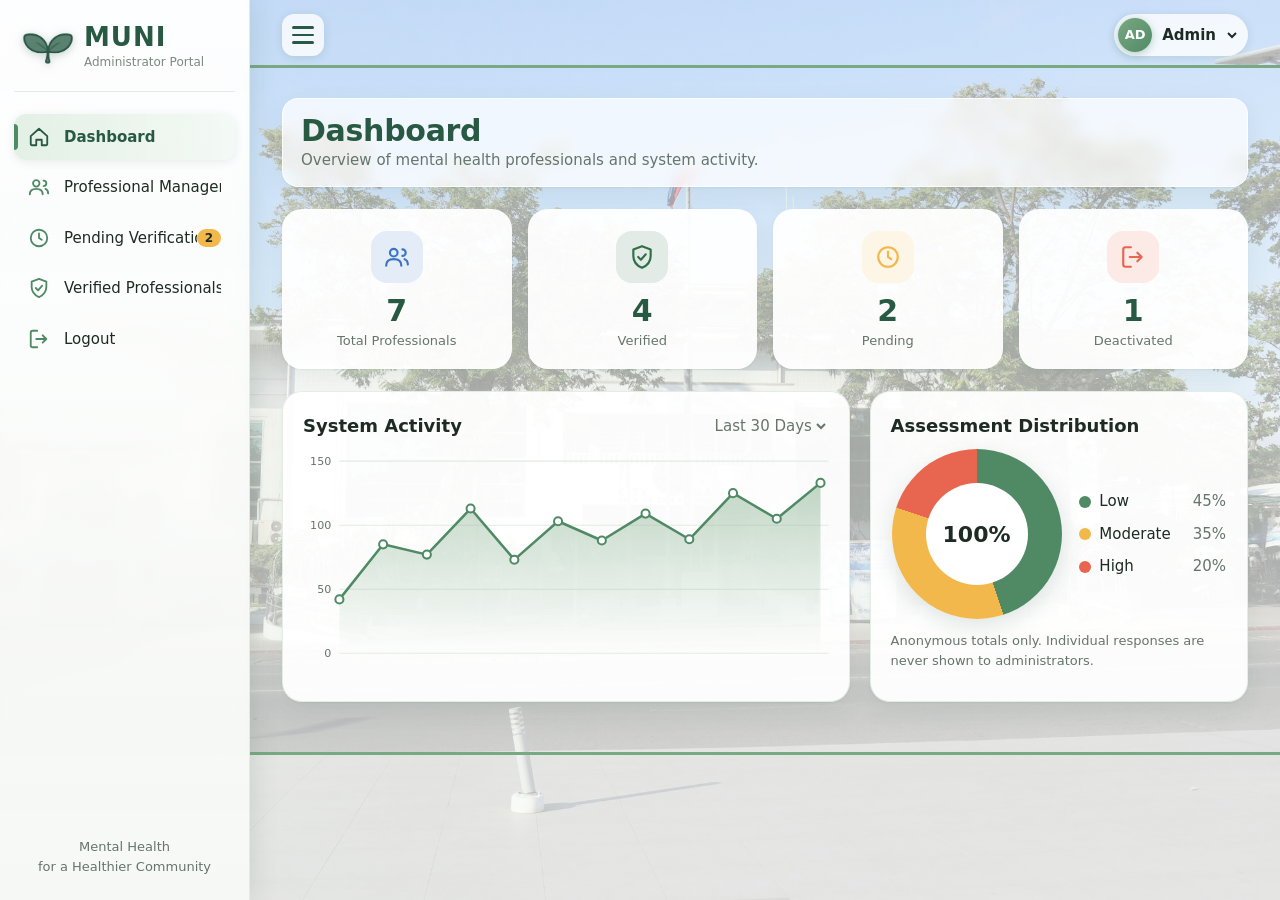
<file: ADMIN/index.html>
<!DOCTYPE html>
<html lang="en">
<head>
<meta charset="UTF-8">
<meta name="viewport" content="width=device-width, initial-scale=1">
<title>MUNI Administrator Portal</title>
<link rel="icon" href="assets/logo.png" type="image/png">
<link rel="stylesheet" href="style.css">
</head>
<body>

<div class="app" id="app">
  <aside class="side" id="side" aria-label="Main navigation">
    <div class="brand">
      <img src="assets/logo.png" alt="" class="logo">
      <div><b>MUNI</b><small>Administrator Portal</small></div>
    </div>
    <nav id="nav"></nav>
    <p class="tagline">Mental Health<br>for a Healthier Community</p>
  </aside>
  <div class="scrim" id="scrim"></div>

  <div class="content">
    <header class="top">
      <button class="burger" id="burger" aria-label="Toggle sidebar" aria-expanded="true" title="Open or close sidebar"><span></span><span></span><span></span></button>
      <div class="user">
        <button class="user-btn" id="userBtn" aria-haspopup="true">
          <span class="avatar">AD</span>Admin
          <svg width="12" height="12" viewBox="0 0 12 12" fill="none" stroke="currentColor" stroke-width="2"><path d="M2 4l4 4 4-4"/></svg>
        </button>
        <div class="menu" id="userMenu" hidden>
          <button data-go="settings">Account Settings</button>
          <button data-go="logout">Logout</button>
        </div>
      </div>
    </header>
    <main id="view" tabindex="-1"></main>
  </div>
</div>

<div class="login" id="login" hidden>
  <div class="login-shell">
    <section class="login-art" aria-hidden="true">
      <div>
        <h2>Safe, verified care starts here.</h2>
        <p>Manage the mental health professionals who connect with MUNI users in the City of San Fernando.</p>
      </div>
      <ul class="points">
        <li>Verify professional credentials</li>
        <li>Activate and deactivate accounts</li>
        <li>No access to assessment data</li>
      </ul>
    </section>
    <form class="login-form" id="loginForm">
      <img src="assets/logo.png" alt="MUNI" class="logo login-logo">
      <h1>Welcome back</h1>
      <p class="sub">Sign in to the MUNI Administrator Portal.</p>
      <label>Username<input name="user" required autocomplete="username" placeholder="Enter your username"></label>
      <label>Password
        <span class="pw"><input id="pw" name="pass" type="password" required autocomplete="current-password" placeholder="Enter your password"><button type="button" id="pwToggle" aria-label="Show password">Show</button></span>
      </label>
      <label class="check"><input type="checkbox"> Keep me signed in</label>
      <button class="btn primary big" type="submit"><span class="spin" aria-hidden="true"></span><span class="txt">Sign in</span></button>
      <p class="fine">Authorized administrators only.</p>
    </form>
  </div>
</div>

<div class="modal" id="modal" hidden>
  <div class="dialog" role="dialog" aria-modal="true" id="dialog"></div>
</div>
<div class="toast" id="toast" role="status" aria-live="polite"></div>

<script src="app.js"></script>
</body>
</html>
</file>
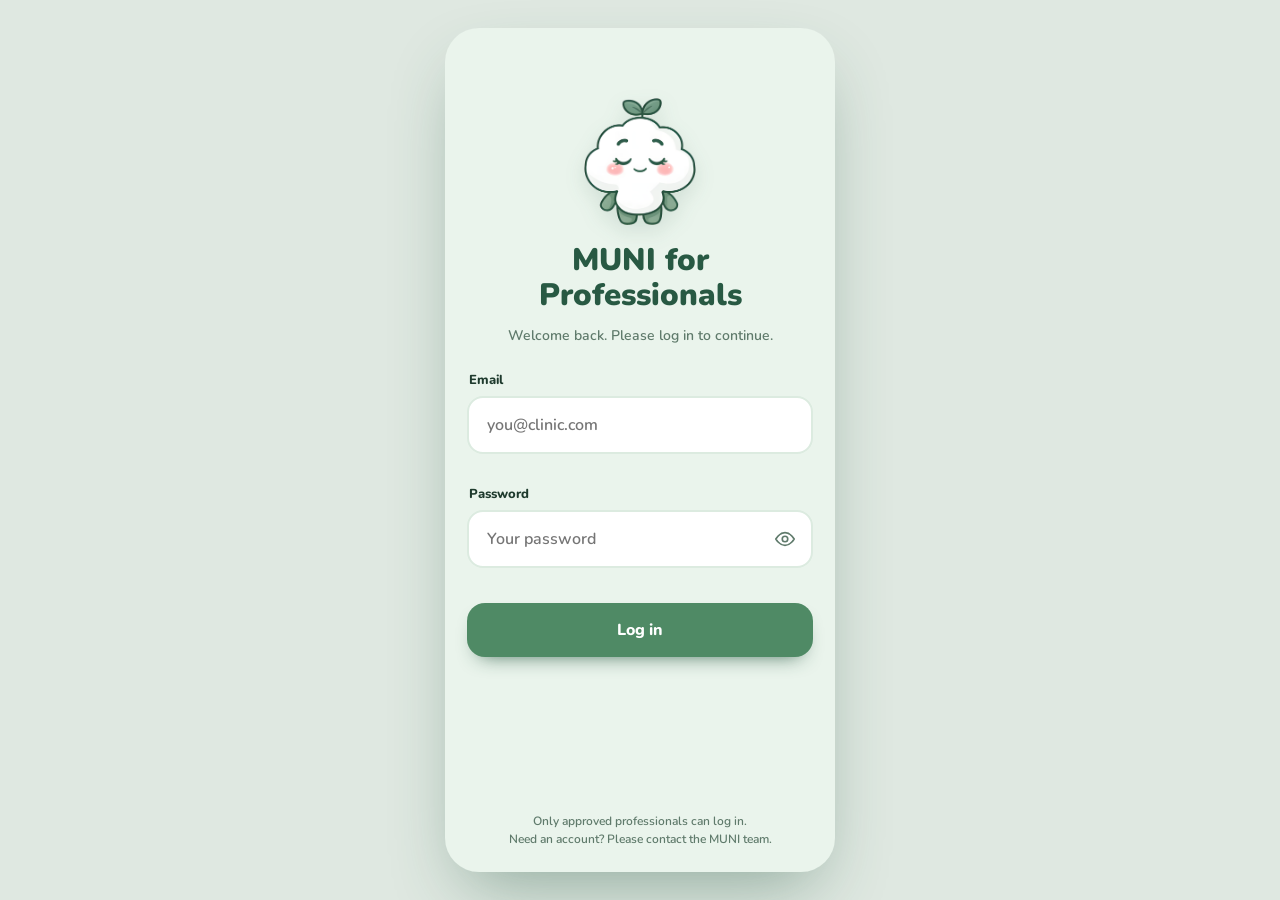
<file: PROFESSIONALS/index.html>
<!DOCTYPE html>
<html lang="en">
<head>
<meta charset="utf-8">
<meta name="viewport" content="width=device-width, initial-scale=1, viewport-fit=cover">
<title>MUNI for Professionals</title>
<link rel="preconnect" href="https://fonts.googleapis.com">
<link rel="preconnect" href="https://fonts.gstatic.com" crossorigin>
<link href="https://fonts.googleapis.com/css2?family=Nunito:wght@500;600;700;800;900&display=swap" rel="stylesheet">
<link rel="stylesheet" href="css/pro.css">
</head>
<body>
<main class="phone" id="app">

  <!-- P1 Professional log in -->
  <section class="screen login active" data-screen="login">
    <div class="scroll">
      <img class="mascot float" src="assets/img/muni-calm.png" alt="Muni the cloud">
      <h1>MUNI for<br>Professionals</h1>
      <p class="welcome">Welcome back. Please log in to continue.</p>
      <form id="loginForm" novalidate>
        <label for="email">Email</label>
        <input id="email" type="email" placeholder="you@clinic.com" autocomplete="username">
        <p class="err" id="emailErr" role="alert"></p>
        <label for="pass">Password</label>
        <div class="pw">
          <input id="pass" type="password" placeholder="Your password" autocomplete="current-password">
          <button type="button" id="eye" aria-label="Show password"><svg viewBox="0 0 24 24"><path d="M2 12s4-7 10-7 10 7 10 7-4 7-10 7S2 12 2 12z"/><circle cx="12" cy="12" r="3"/></svg></button>
        </div>
        <p class="err" id="passErr" role="alert"></p>
        <button class="btn dark" id="loginBtn" type="submit"><span>Log in</span><i class="spin"></i></button>
      </form>
    </div>
    <p class="fine foot">Only approved professionals can log in.<br>Need an account? Please contact the MUNI team.</p>
  </section>

  <!-- P2 Scan QR code -->
  <section class="screen scan" data-screen="scan">
    <header class="stop">
      <h2>Scan a MUNI code</h2>
      <button class="btn pillbtn" id="closeScan">Close</button>
    </header>
    <p class="ask">Ask the person to show their code, then point your camera at it.</p>
    <div class="frame-wrap">
      <button class="frame" id="frame" aria-label="Scanner. Tap to simulate scanning a code">
        <i class="c tl"></i><i class="c tr"></i><i class="c bl"></i><i class="c br"></i>
        <i class="line"></i>
        <svg class="ok" viewBox="0 0 24 24"><path d="M5 12.5l4.5 4.5L19 7.5"/></svg>
      </button>
      <p class="status" id="status">Looking for a code...</p>
    </div>
    <div class="scan-foot">
      <button class="btn ghostline" id="light">Turn on light</button>
      <p class="fine">You can only open codes that the person chose to share.</p>
    </div>
    <div class="glow" id="glow"></div>
  </section>

  <!-- P3 Shared check-in -->
  <section class="screen result" data-screen="result">
    <div class="scroll">
      <small class="meta-top">Shared with you</small>
      <h1 class="title">Check-in summary</h1>
      <small class="meta-top" id="dates"></small>

      <div class="card feel">
        <small>How they may be feeling</small>
        <h2 id="level">Some stress</h2>
        <div class="meter" id="meter"><i></i><i></i><i></i></div>
      </div>

      <div class="card risk" id="risk" hidden>
        <b>They noted thoughts of self-harm.</b>
        <p>Please follow your clinic's safeguarding steps and check in with them directly.</p>
      </div>

      <div class="card answers">
        <h3>Their answers</h3>
        <ul class="rows" id="top"></ul>
        <div class="more" id="moreWrap"><div class="more-in"><ul class="rows" id="rest"></ul></div></div>
        <button class="link" id="seeAll" aria-expanded="false">See all answers</button>
      </div>

      <div class="card sugg">
        <img class="mascot xs" src="assets/img/muni-calm.png" alt="">
        <div><h3>Muni's first suggestions</h3><p id="sugg"></p></div>
      </div>
      <p class="fine center">Shared with the person's consent. Not a diagnosis.</p>
    </div>
    <div class="dock"><button class="btn dark" id="again">Scan another code</button></div>
  </section>

  <div class="toast" id="toast"></div>
</main>
<script src="js/pro.js"></script>
</body>
</html>
</file>
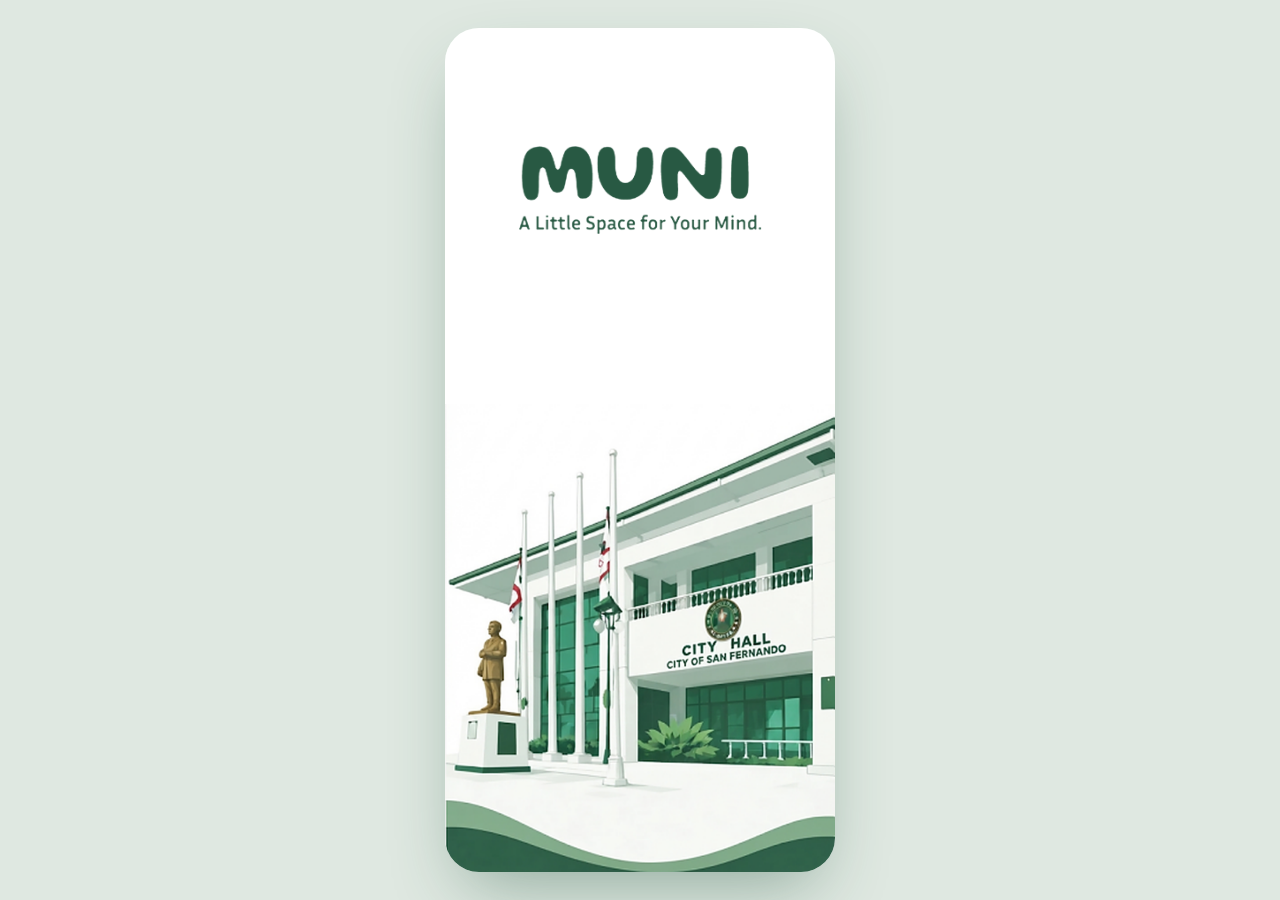
<file: USERS/index.html>
<!DOCTYPE html>
<html lang="en">
<head>
<meta charset="utf-8">
<meta name="viewport" content="width=device-width, initial-scale=1, viewport-fit=cover">
<title>MUNI – A Little Space for Your Mind</title>
<link rel="preconnect" href="https://fonts.googleapis.com">
<link rel="preconnect" href="https://fonts.gstatic.com" crossorigin>
<link href="https://fonts.googleapis.com/css2?family=Nunito:wght@500;600;700;800;900&display=swap" rel="stylesheet">
<link rel="stylesheet" href="css/styles.css">
</head>
<body>
<main class="phone" id="app">

  <!-- 1 Splash -->
  <section class="screen splash active" data-screen="splash">
    <img class="logo" src="assets/img/logo.png" alt="MUNI – A Little Space for Your Mind.">
    <div class="hall"></div>
  </section>

  <!-- 1b Intro: mascot pops up -->
  <section class="screen intro" data-screen="intro">
    <div class="hall faded"></div>
    <h1 class="hello top">Hi, I'm Muni!</h1>
    <div class="intro-lines" id="introLines" aria-live="polite">
      <p class="on">I'm a little cloud with a sprout on my head.</p>
      <p>I'll keep you company while you check in on how you feel.</p>
      <p>No sign-up, no judgment. Just a small space for your mind.</p>
    </div>
    <div class="intro-ctl">
      <div class="dots" id="introDots"></div>
      <button class="btn dark sm" id="introNext">Next</button>
    </div>
    <div class="pop-wrap" id="popWrap"><img class="mascot pop-up" src="assets/img/muni-happy.png" alt="Muni the cloud waving hello"></div>
  </section>

  <!-- 2 Welcome -->
  <section class="screen welcome" data-screen="welcome">
    <div class="hall faded"></div>
    <img class="mascot big float" src="assets/img/muni-calm.png" alt="Muni the cloud">
    <div class="bottom">
      <button class="btn dark pill" data-open="consent">Get started</button>
      <p class="fine">No account needed. Your answers stay private.</p>
    </div>
    <div class="sheet-backdrop" id="consent-bd"></div>
    <div class="sheet dark terms-sheet" id="consent" role="dialog" aria-label="Terms and Conditions">
      <span class="grab"></span>
      <div class="terms-head"><h2>Terms and Conditions &amp; User Consent</h2><p>A Little Space for Your Mind.</p></div>
      <div class="terms" id="terms"></div>
      <div class="terms-foot">
        <button class="btn light" data-go="home" data-close="consent">I agree &amp; continue</button>
        <button class="btn ghost" data-close="consent">Decline</button>
      </div>
    </div>
  </section>

  <!-- 3 Home -->
  <section class="screen tab" data-screen="home">
    <div class="scroll">
      <header class="greet">
        <img class="mascot sm float" src="assets/img/muni-happy.png" alt="">
        <div><h1>Hi there, I'm Muni.</h1><p>How are you feeling today?</p></div>
      </header>
      <div class="chip-lock"><svg viewBox="0 0 24 24"><rect x="5" y="11" width="14" height="9" rx="2"/><path d="M8 11V8a4 4 0 018 0v3"/></svg>Just for you · No sign-up needed</div>
      <div class="card hero">
        <h2>Check in with yourself</h2>
        <p>A few gentle questions to help you understand how you've been feeling. About 3 minutes.</p>
        <div class="trio"><span><b>Mood</b>Feeling low</span><span><b>Worry</b>Stress, nerves</span><span><b>Well-being</b>Overall</span></div>
        <button class="btn light" data-go="quiz">Start check-in</button>
      </div>
      <div class="duo">
        <button class="card blue" data-go="help"><svg viewBox="0 0 24 24"><path d="M12 21s7-6.1 7-11a7 7 0 10-14 0c0 4.9 7 11 7 11z"/><circle cx="12" cy="10" r="2.5"/></svg><h3>Find support</h3><p>Places near you in San Fernando</p></button>
        <button class="card lav" data-go="share"><svg viewBox="0 0 24 24"><rect x="3" y="3" width="7" height="7" rx="1"/><rect x="14" y="3" width="7" height="7" rx="1"/><rect x="3" y="14" width="7" height="7" rx="1"/><path d="M14 14h3v3h-3zM20 14v3M17 20h4"/></svg><h3>Share my result</h3><p>Show it to a counselor</p></button>
      </div>
      <div class="card latest" id="latest">
        <div><small>Your latest check-in</small><h3 id="latest-label">Some stress</h3><small id="latest-sub">Sharing ends in 12 days</small></div>
        <button class="btn outline sm" data-go="result">View</button>
      </div>
      <button class="link crisis-link" data-open="crisis">Need someone to talk to right now?</button>
      <p class="fine center">A gentle first step, not a medical diagnosis.</p>
    </div>
  </section>

  <!-- 4 Quiz -->
  <section class="screen tab" data-screen="quiz">
    <div class="scroll quiz">
      <div class="qtop"><span>Mood check-in</span><span id="qcount">Question 1 of 9</span></div>
      <div class="progress"><i id="qbar"></i></div>
      <div class="tip"><img class="mascot xs" src="assets/img/muni-calm.png" alt=""><span>Take your time. There are no wrong answers.</span></div>
      <div id="qwrap"><h2 id="qtext"></h2><div class="opts" id="qopts"></div></div>
      <div class="qnav"><button class="btn outline" id="qback">Back</button><button class="btn dark" id="qnext" disabled>Next</button></div>
    </div>
  </section>

  <!-- 5 Result -->
  <section class="screen tab" data-screen="result">
    <div class="scroll">
      <h1 class="title">Your check-in</h1>
      <div class="card feel" id="feel">
        <small>How you may be feeling</small>
        <h2 id="feel-label">Some stress</h2>
        <div class="meter"><i></i><i></i><i></i></div>
      </div>
      <div class="card note"><img class="mascot xs" src="assets/img/muni-calm.png" alt=""><p id="feel-text"></p></div>
      <div class="card next"><h3>What you can do next</h3><ul id="feel-next"></ul></div>
      <button class="link crisis-link" data-open="crisis">Need someone to talk to right now?</button>
      <div class="stack">
        <button class="btn dark" data-go="help">Find help near me</button>
        <button class="btn outline" data-go="share">Share my result</button>
        <p class="fine center">This is a gentle first step, not a medical diagnosis.</p>
      </div>
    </div>
  </section>

  <!-- 6 Help -->
  <section class="screen tab" data-screen="help">
    <div class="scroll">
      <h1 class="title">Find Help Near You</h1>
      <input class="search" id="search" type="search" placeholder="Search a place or area" autocomplete="off">
      <div class="chips" id="chips">
        <button class="on" data-f="all">All</button><button data-f="hospital">Hospitals</button><button data-f="clinic">Clinics</button><button data-f="counseling">Counseling</button>
      </div>
      <div class="map" id="map">
        <svg viewBox="0 0 300 200" preserveAspectRatio="none"><rect width="300" height="200" fill="#d3e4f2"/><rect x="18" y="26" width="64" height="48" rx="8" fill="#e3f0e3"/><rect x="196" y="110" width="88" height="62" rx="8" fill="#e3f0e3"/><path d="M-10 118L310 82" stroke="#fff" stroke-width="16"/><path d="M128 -10L168 210" stroke="#fff" stroke-width="16"/></svg>
      </div>
      <div class="card fac" id="fac"></div>
      <p class="fine">Prefer not to share your location? Just type a place above. <em>Sample listings only.</em></p>
    </div>
  </section>

  <!-- 7 Share -->
  <section class="screen tab" data-screen="share">
    <div class="scroll">
      <h1 class="title">Share my result</h1>
      <p class="lead">Show this code to a verified counselor so they can see your check-in. Nothing is shared until you agree.</p>
      <div class="card consent-card" id="consent-card">
        <label class="switch"><input type="checkbox" id="agree"><span></span>I agree to share my check-in with a counselor</label>
        <button class="btn dark" id="gen" disabled>Create my code</button>
      </div>
      <div class="card qr" id="qrcard" hidden>
        <div class="qrbox"><canvas id="qr" width="220" height="220"></canvas></div>
        <h3>Valid for 15 days</h3>
        <p class="fine center" id="qrexp"></p>
        <button class="btn outline sm" id="regen">Make a new code</button>
      </div>
      <p class="fine center">The code holds a private link, never your answers.</p>
    </div>
  </section>

  <!-- Bottom nav -->
  <nav class="nav" id="nav">
    <button data-go="home" data-tab="home"><svg viewBox="0 0 24 24"><path d="M3 11l9-8 9 8v9a1 1 0 01-1 1h-5v-6H9v6H4a1 1 0 01-1-1z"/></svg>Home</button>
    <button data-go="quiz" data-tab="quiz"><svg viewBox="0 0 24 24"><rect x="5" y="3" width="14" height="18" rx="2"/><path d="M9 8h6M9 12h6M9 16h4"/></svg>Check-in</button>
    <button data-go="help" data-tab="help"><svg viewBox="0 0 24 24"><path d="M12 21s7-6.1 7-11a7 7 0 10-14 0c0 4.9 7 11 7 11z"/><circle cx="12" cy="10" r="2.5"/></svg>Find help</button>
    <button data-go="share" data-tab="share"><svg viewBox="0 0 24 24"><rect x="3" y="3" width="7" height="7" rx="1"/><rect x="14" y="3" width="7" height="7" rx="1"/><rect x="3" y="14" width="7" height="7" rx="1"/><path d="M14 14h3v3h-3zM20 14v3M17 20h4"/></svg>Share</button>
  </nav>

  <!-- Crisis sheet -->
  <div class="sheet-backdrop" id="crisis-bd"></div>
  <div class="sheet light" id="crisis">
    <span class="grab"></span>
    <h2>You don't have to carry this alone</h2>
    <p>If you may be in danger, please reach out City Health Office (San Fernando City, La Union)</p>
    <a class="btn dark" href="tel:0728886915">Call (072) 888-6915</a>
    <a class="btn outline" href="tel:09217652129">Call 0921-765-2129</a>
    <a class="btn outline" href="tel:09153597859">Call 0915-359-7859</a>
    <p class="fine">In immediate danger? Call 911.</p>
    <button class="btn ghost-dark" data-close="crisis">Close</button>
  </div>
  <div class="toast" id="toast"></div>
</main>
<script src="js/terms.js"></script>
<script src="js/app.js"></script>
</body>
</html>
</file>
<file: ADMIN/style.css>
:root{
  --forest:#285943; --leaf:#4F8A65; --fresh:#79A982;
  --white:#FFFFFF; --off:#F7F9F6;
  --ink:#1D2B24; --muted:#66756C; --line:#E3EAE4;
  --amber:#F2B84B; --red:#E8664F; --blue:#3C74C4;
  --pend-bg:#E3F0E5; --pend:#2F7048;
  --appr-bg:#DCE8F6; --appr:#2F5E9E;
  --off-bg:#ECEFEC; --offc:#5C6A62;
  --rej-bg:#F9E0DA; --rej:#B4412D;
  --side-w:250px;
}
*{box-sizing:border-box;margin:0}
html,body{height:100%}
body{font:15px/1.5 "Segoe UI",system-ui,-apple-system,sans-serif;color:var(--ink);
  background:linear-gradient(rgba(247,249,246,.62),rgba(247,249,246,.74)),url("assets/city-hall.jpg") center bottom/cover fixed no-repeat var(--off)}
button{font:inherit;cursor:pointer}
:focus-visible{outline:3px solid var(--fresh);outline-offset:2px}
[hidden]{display:none!important}

.app{display:grid;grid-template-columns:var(--side-w) 1fr;min-height:100vh;transition:grid-template-columns .25s ease}

/* Sidebar */
.side{overflow:hidden;white-space:normal;background:linear-gradient(180deg,var(--forest),var(--leaf));color:#fff;padding:24px 14px;display:flex;flex-direction:column;gap:22px;position:sticky;top:0;height:100vh;z-index:30}
.brand{display:flex;align-items:center;gap:10px;padding:0 8px 18px;border-bottom:1px solid rgba(255,255,255,.2)}
.brand b{font-size:26px;letter-spacing:1px;display:block;line-height:1}
.brand small{font-size:12px;opacity:.85}
nav{display:flex;flex-direction:column;gap:4px}
nav button{display:flex;align-items:center;gap:14px;background:none;border:0;color:#fff;text-align:left;padding:12px 14px;border-radius:12px;opacity:.92}
nav button:hover{background:rgba(255,255,255,.12)}
nav button[aria-current=page]{background:rgba(255,255,255,.22);font-weight:600;opacity:1}
nav svg{flex:none}
nav .badge{margin-left:auto;background:var(--amber);color:var(--ink);border-radius:99px;font-size:12px;font-weight:700;padding:0 8px}
.tagline{margin-top:auto;font-size:13px;text-align:center;opacity:.9;padding:0 8px}
.scrim{display:none}

/* Top bar */
.content{display:flex;flex-direction:column;min-width:0}
.top{display:flex;justify-content:space-between;align-items:center;padding:14px 32px;background:rgba(255,255,255,.8);backdrop-filter:blur(8px);border-bottom:1px solid var(--line);position:sticky;top:0;z-index:10}
.burger{display:flex;background:none;border:0;padding:8px;flex-direction:column;gap:4px;border-radius:8px}
.burger:hover{background:var(--off)}
.burger span{display:block;width:22px;height:2px;background:var(--forest);border-radius:2px}
.user{position:relative;margin-left:auto}
.user-btn{display:flex;align-items:center;gap:10px;background:none;border:0;font-weight:600;color:var(--ink)}
.avatar{width:34px;height:34px;border-radius:50%;background:var(--fresh);color:var(--white);display:grid;place-items:center;font-size:13px;font-weight:700}
.menu{position:absolute;right:0;top:calc(100% + 8px);background:var(--white);border:1px solid var(--line);border-radius:12px;box-shadow:0 8px 24px rgba(40,89,67,.15);min-width:190px;padding:6px;z-index:40}
.menu button{display:block;width:100%;text-align:left;border:0;background:none;padding:9px 12px;border-radius:8px}
.menu button:hover{background:var(--off)}

main{padding:28px 32px 48px;max-width:1240px;width:100%;outline:none}
.page-head{margin-bottom:22px;display:flex;justify-content:space-between;gap:16px;flex-wrap:wrap;align-items:flex-end}
h1{font-size:30px;line-height:1.2;color:var(--ink)}
.sub{color:var(--muted)}
h2{font-size:18px}

/* Cards & stats */
.card{background:var(--white);border:1px solid var(--line);border-radius:16px;box-shadow:0 2px 10px rgba(40,89,67,.06)}
.stats{display:grid;grid-template-columns:repeat(auto-fit,minmax(170px,1fr));gap:16px;margin-bottom:22px}
.stat{padding:18px 16px;text-align:center;border:0;font:inherit;color:inherit;cursor:pointer;transition:transform .15s,box-shadow .15s}
.stat:hover{transform:translateY(-2px);box-shadow:0 6px 18px rgba(40,89,67,.14)}
.stat svg{display:block;margin:0 auto 6px}
.stat strong{display:block;font-size:28px;line-height:1.2}
.stat span{font-size:13px;color:var(--muted)}

.panel{margin-bottom:22px;overflow:hidden}
.panel-head{display:flex;justify-content:space-between;align-items:center;gap:12px;padding:18px 20px;flex-wrap:wrap}
.link{background:none;border:0;color:var(--blue);font-weight:600}
.link:hover{text-decoration:underline}

.tools{display:flex;gap:10px;padding:0 20px 16px;flex-wrap:wrap}
.tools input,.tools select,label input,label select,label textarea{font:inherit;padding:9px 12px;border:1px solid var(--line);border-radius:10px;background:var(--off);color:var(--ink);width:100%}
.tools input{flex:1;min-width:200px;width:auto}
.tools select{width:auto}

.scroll{overflow-x:auto}
table{width:100%;border-collapse:collapse;min-width:640px}
th{text-align:left;font-size:14px;padding:12px 20px;background:var(--off);border-block:1px solid var(--line)}
td{padding:12px 20px;border-bottom:1px solid var(--line)}
tbody tr:last-child td{border-bottom:0}
tbody tr:hover td{background:#F2F7F3}
.empty{padding:28px;text-align:center;color:var(--muted)}

.tag{display:inline-block;padding:3px 14px;border-radius:10px;font-size:13px;font-weight:600}
.tag.pending{background:var(--pend-bg);color:var(--pend)}
.tag.verified{background:var(--appr-bg);color:var(--appr)}
.tag.deactivated{background:var(--off-bg);color:var(--offc)}
.tag.rejected{background:var(--rej-bg);color:var(--rej)}

.btn{border:1px solid var(--line);background:var(--white);color:var(--ink);padding:8px 16px;border-radius:10px;font-weight:600}
.btn:hover{border-color:var(--leaf)}
.btn.primary{background:var(--forest);border-color:var(--forest);color:var(--white)}
.btn.primary:hover{background:var(--leaf);border-color:var(--leaf)}
.btn.soft{background:var(--appr-bg);border-color:transparent;color:var(--appr)}
.btn.danger{color:var(--rej)}
.btn.sm{padding:4px 14px;font-size:14px}
.row-acts{display:flex;gap:8px}

/* Charts */
.charts{display:grid;grid-template-columns:1.5fr 1fr;gap:20px}
.chart-card{padding:20px}
.chart-top{display:flex;justify-content:space-between;align-items:center;margin-bottom:10px}
.chart-top select{border:0;background:none;font:inherit;color:var(--muted)}
.line-chart{width:100%;height:auto;display:block}
.donut-wrap{display:flex;align-items:center;justify-content:space-around;gap:16px;flex-wrap:wrap;padding-top:10px}
.donut{width:170px;aspect-ratio:1;border-radius:50%;display:grid;place-items:center;background:conic-gradient(var(--leaf) 0 45%,var(--amber) 45% 80%,var(--red) 80% 100%)}
.donut b{background:var(--white);width:60%;aspect-ratio:1;border-radius:50%;display:grid;place-items:center;font-size:22px}
.legend{list-style:none;padding:0;display:grid;gap:10px}
.legend li{display:flex;align-items:center;gap:8px}
.legend i{width:12px;height:12px;border-radius:50%}
.legend em{margin-left:auto;font-style:normal;color:var(--muted);padding-left:14px}
.note{font-size:13px;color:var(--muted);margin-top:12px}

/* Forms */
.form{display:grid;grid-template-columns:1fr 1fr;gap:16px;padding:22px}
.form .full{grid-column:1/-1}
label{display:flex;flex-direction:column;gap:5px;font-weight:600;font-size:14px}
.form-actions{display:flex;gap:10px;justify-content:flex-end}
.narrow{max-width:640px}

/* Modal, login, toast */
.modal{position:fixed;inset:0;background:rgba(29,43,36,.5);display:grid;place-items:center;padding:16px;z-index:60}
.dialog{background:var(--white);border-radius:18px;max-width:520px;width:100%;padding:24px;max-height:90vh;overflow:auto}
.dialog h2{margin-bottom:4px}
.dl{display:grid;grid-template-columns:130px 1fr;gap:6px 12px;margin:16px 0;font-size:14px}
.dl dt{color:var(--muted)}
.dl dd{margin:0;font-weight:600}
.check{display:flex;flex-direction:row;align-items:center;gap:10px;font-weight:400;margin-bottom:6px}
.check input{width:auto}
.dialog .form-actions{margin-top:18px}
.login{position:fixed;inset:0;background:linear-gradient(rgba(40,89,67,.35),rgba(40,89,67,.55)),url("assets/city-hall.jpg") center bottom/cover no-repeat;display:grid;place-items:center;padding:16px;z-index:80}
.login-card{padding:28px;width:100%;max-width:380px;display:grid;gap:14px}
.toast{position:fixed;bottom:24px;left:50%;transform:translate(-50%,40px);background:var(--forest);color:#fff;padding:10px 20px;border-radius:12px;opacity:0;pointer-events:none;transition:.25s;z-index:90}
.toast.show{opacity:1;transform:translate(-50%,0)}

/* Responsive */
@media (max-width:1000px){.charts{grid-template-columns:1fr}}
@media (max-width:860px){
  .app{grid-template-columns:1fr}
  .side{position:fixed;left:0;top:0;width:var(--side-w);transform:translateX(-100%);transition:transform .25s}
  .app.open .side{transform:none}
  .app.open .scrim{display:block;position:fixed;inset:0;background:rgba(0,0,0,.4);z-index:20}
  .burger{display:flex}
  .top{padding:10px 16px}
  main{padding:20px 16px 40px}
}
@media (max-width:560px){
  .form{grid-template-columns:1fr}
  h1{font-size:25px}
  .dl{grid-template-columns:1fr}
}
@media (prefers-reduced-motion:reduce){*{transition:none!important}}

.logo{width:52px;height:auto;flex:none}
.login-logo{width:72px;margin:0 auto}
.login-card h2,.login-card .sub{text-align:center}

.modal-form{padding:18px 0 0}
.dialog{max-width:560px}
h1{color:var(--forest)}

.card{background:rgba(255,255,255,.94)}
.top{background:rgba(255,255,255,.85)}
.page-head{background:rgba(255,255,255,.72);backdrop-filter:blur(6px);padding:14px 18px;border-radius:14px}
@media (max-width:860px){body{background-attachment:scroll}}

@media (max-width:860px){.app.collapsed{grid-template-columns:1fr}.app.collapsed .side{visibility:visible}}

/* ===== Polish: same palette, smoother and fancier ===== */
:root{--ease:cubic-bezier(.4,0,.2,1);--shadow:0 1px 2px rgba(40,89,67,.06),0 8px 24px rgba(40,89,67,.08)}
button,a,input,select,.card,.tag,.btn,nav button,.stat{transition:background-color .25s var(--ease),color .25s var(--ease),border-color .25s var(--ease),box-shadow .25s var(--ease),transform .25s var(--ease),opacity .25s var(--ease)}

/* Hamburger morphs into an X */
.burger{width:42px;height:42px;justify-content:center;align-items:center;gap:5px;border-radius:12px}
.burger span{width:22px;height:2.5px;border-radius:2px;background:var(--forest);transition:transform .35s var(--ease),opacity .25s var(--ease),width .25s var(--ease)}
.burger:hover{background:var(--pend-bg)}
.burger:active{transform:scale(.92)}

/* Sidebar slide + fade */
.app{transition:grid-template-columns .4s var(--ease)}
.side{transition:opacity .3s var(--ease),transform .4s var(--ease),visibility 0s linear 0s;
  background:radial-gradient(circle at 0% 0%,rgba(255,255,255,.14),transparent 45%),linear-gradient(180deg,var(--forest),var(--leaf));box-shadow:4px 0 24px rgba(40,89,67,.18)}
.scrim{opacity:0;transition:opacity .3s}
.brand{border-bottom:1px solid rgba(255,255,255,.18)}
.logo{filter:drop-shadow(0 3px 8px rgba(0,0,0,.2));transition:transform .5s var(--ease)}
.brand:hover .logo{transform:rotate(-6deg) scale(1.06)}
nav button{position:relative;overflow:hidden}
nav button::before{content:"";position:absolute;left:0;top:22%;bottom:22%;width:4px;border-radius:0 4px 4px 0;background:var(--white);transform:scaleY(0);transition:transform .3s var(--ease)}
nav button:hover{transform:translateX(4px);background:rgba(255,255,255,.14)}
nav button[aria-current=page]{background:linear-gradient(90deg,rgba(255,255,255,.28),rgba(255,255,255,.12));box-shadow:0 4px 14px rgba(0,0,0,.12)}
nav button[aria-current=page]::before{transform:scaleY(1)}
nav svg{transition:transform .3s var(--ease)}
nav button:hover svg{transform:scale(1.12)}

/* Top bar & menu */
.top{box-shadow:0 2px 14px rgba(40,89,67,.07)}
.avatar{background:linear-gradient(135deg,var(--fresh),var(--leaf));box-shadow:0 2px 8px rgba(79,138,101,.4)}
.user-btn{padding:4px 10px 4px 4px;border-radius:99px}
.user-btn:hover{background:var(--off)}
.user-btn svg{transition:transform .3s var(--ease)}
.user-btn[aria-expanded=true] svg{transform:rotate(180deg)}
.menu{border-radius:14px;animation:pop .2s var(--ease)}
.menu button{transition:background-color .2s,padding .2s}
.menu button:hover{padding-left:16px;background:var(--pend-bg)}

/* Page title + view transition */
#view>*{animation:rise .45s var(--ease) both}
#view>*:nth-child(2){animation-delay:.05s}#view>*:nth-child(3){animation-delay:.1s}#view>*:nth-child(4){animation-delay:.15s}
.page-head{border:1px solid rgba(255,255,255,.7);box-shadow:var(--shadow);border-radius:16px}
h1{letter-spacing:-.3px}

/* Cards */
.card{border-radius:20px;box-shadow:var(--shadow);border-color:rgba(226,234,228,.9)}
.chart-card:hover,.panel:hover{box-shadow:0 2px 4px rgba(40,89,67,.06),0 14px 34px rgba(40,89,67,.13)}
.stat{position:relative;overflow:hidden;padding:22px 16px 18px}
.stat::after{content:"";position:absolute;inset:auto 0 0 0;height:4px;background:linear-gradient(90deg,var(--fresh),var(--leaf));transform:scaleX(0);transform-origin:left;transition:transform .35s var(--ease)}
.stat:hover{transform:translateY(-5px)}
.stat:hover::after{transform:scaleX(1)}
.stat .ico{width:52px;height:52px;border-radius:16px;display:grid;place-items:center;margin:0 auto 10px;background:color-mix(in srgb,var(--c) 14%,white);transition:transform .35s var(--ease)}
.stat:hover .ico{transform:scale(1.1) rotate(-4deg)}
.stat .ico svg{margin:0}
.stat strong{font-size:30px;font-weight:700;color:var(--forest)}

/* Buttons */
.btn{border-radius:12px}
.btn:hover{transform:translateY(-1px);box-shadow:0 4px 12px rgba(40,89,67,.15)}
.btn:active{transform:translateY(0) scale(.97)}
.btn.primary{background:linear-gradient(135deg,var(--leaf),var(--forest));box-shadow:0 4px 14px rgba(40,89,67,.3)}
.btn.primary:hover{background:linear-gradient(135deg,var(--fresh),var(--leaf));box-shadow:0 6px 18px rgba(40,89,67,.35)}
.btn.soft:hover{background:#cfe0f3}
.link{transition:transform .2s,color .2s}.link:hover{transform:translateX(3px);text-decoration:none}

/* Tables, tags, inputs */
th{background:linear-gradient(180deg,#fff,var(--off));color:var(--forest);font-weight:700}
td{transition:background-color .2s}
.tag{padding:3px 12px 3px 10px;display:inline-flex;align-items:center;gap:6px}
.tag::before{content:"";width:7px;height:7px;border-radius:50%;background:currentColor}
.tools input,.tools select,label input,label select,label textarea{border-radius:12px;transition:border-color .2s,box-shadow .2s,background-color .2s}
.tools input:focus,.tools select:focus,label input:focus,label select:focus,label textarea:focus{outline:0;border-color:var(--leaf);box-shadow:0 0 0 4px rgba(121,169,130,.28);background:var(--white)}
.donut{box-shadow:0 8px 22px rgba(40,89,67,.15);transition:transform .5s var(--ease)}
.donut:hover{transform:rotate(8deg) scale(1.03)}
.legend li{transition:transform .2s}.legend li:hover{transform:translateX(4px)}

/* Modal, login, toast */
.modal{background:rgba(29,43,36,.45);backdrop-filter:blur(4px);animation:fade .25s}
.dialog{border-radius:22px;box-shadow:0 24px 60px rgba(0,0,0,.25);animation:pop .3s var(--ease)}
.login-card{animation:rise .5s var(--ease) both;backdrop-filter:blur(10px)}
.toast{border-radius:99px;padding:11px 24px;box-shadow:0 10px 28px rgba(40,89,67,.35)}

@keyframes rise{from{opacity:0;transform:translateY(14px)}to{opacity:1;transform:none}}
@keyframes pop{from{opacity:0;transform:translateY(-6px) scale(.96)}to{opacity:1;transform:none}}
@keyframes fade{from{opacity:0}to{opacity:1}}
@media (max-width:860px){
  .side{transition:transform .4s var(--ease),opacity .3s}
  .app.open .scrim{opacity:1;animation:fade .3s}
  .app.collapsed .side{opacity:1;transform:translateX(-100%)}
  .app.open .side,.app.open.collapsed .side{transform:none}
}
@media (prefers-reduced-motion:reduce){*,*::before,*::after{animation:none!important;transition:none!important}}

/* ===== Round 2: transparent top bar, plain hamburger, icon rail ===== */
.top{background:transparent;backdrop-filter:none;border-bottom:0;box-shadow:none;position:relative}
.burger,.user-btn{background:rgba(255,255,255,.78);backdrop-filter:blur(8px);box-shadow:0 2px 10px rgba(40,89,67,.14)}
.burger:hover,.user-btn:hover{background:var(--white)}
.burger span:nth-child(2){transition:width .25s var(--ease)}
.burger:hover span:nth-child(2){width:15px;align-self:flex-start;margin-left:10px}

nav button{gap:0}
.lbl{margin-left:14px;white-space:nowrap;overflow:hidden;max-width:190px;text-align:left;transition:max-width .35s var(--ease),opacity .25s var(--ease),margin .35s var(--ease)}
.brand{white-space:nowrap}
.brand>div{overflow:hidden;max-width:170px;transition:max-width .35s var(--ease),opacity .25s var(--ease)}
.logo{transition:width .35s var(--ease),transform .5s var(--ease)}

@media (min-width:861px){
  .app.collapsed{grid-template-columns:80px 1fr}
  .app.collapsed .side{padding-inline:10px;align-items:center}
  .app.collapsed .brand{padding:0 0 18px;gap:0;justify-content:center;width:100%}
  .app.collapsed .brand>div{max-width:0;opacity:0}
  .app.collapsed .logo{width:44px}
  .app.collapsed nav{width:100%}
  .app.collapsed nav button{justify-content:center;padding:12px 0}
  .app.collapsed .lbl{max-width:0;opacity:0;margin-left:0}
  .app.collapsed .badge{position:absolute;top:5px;right:12px;font-size:10px;padding:0 6px;line-height:16px}
  .app.collapsed nav button:hover{transform:none}
  .app.collapsed .tagline{display:none}
}

/* ===== Light sidebar so the original logo shows ===== */
.side{color:var(--forest);background:linear-gradient(180deg,rgba(255,255,255,.97),rgba(247,249,246,.95));backdrop-filter:blur(10px);border-right:1px solid var(--line);box-shadow:4px 0 24px rgba(40,89,67,.12)}
.brand{border-bottom-color:var(--line)}
.brand b{color:var(--forest)}
.brand small{color:var(--muted)}
.logo{filter:drop-shadow(0 2px 5px rgba(40,89,67,.25))}
nav button{color:var(--ink);opacity:1}
nav button:hover{background:var(--pend-bg);color:var(--forest)}
nav button[aria-current=page]{background:linear-gradient(90deg,var(--pend-bg),rgba(227,240,229,.35));color:var(--forest);box-shadow:0 2px 10px rgba(40,89,67,.1)}
nav button::before{background:var(--leaf)}
nav button svg{color:var(--leaf)}
nav button[aria-current=page] svg,nav button:hover svg{color:var(--forest)}
.tagline{color:var(--muted);opacity:1}

/* ===== New login ===== */
.login{background:linear-gradient(rgba(247,249,246,.45),rgba(40,89,67,.35)),url("assets/city-hall.jpg") center bottom/cover no-repeat;overflow:auto}
.login-shell{display:grid;grid-template-columns:1.05fr 1fr;width:100%;max-width:900px;min-height:540px;background:var(--white);border-radius:28px;overflow:hidden;box-shadow:0 30px 80px rgba(20,50,35,.35);animation:rise .55s var(--ease) both}
.login-art{position:relative;color:var(--white);padding:40px 36px;display:flex;flex-direction:column;justify-content:space-between;gap:28px;
  background:linear-gradient(165deg,rgba(40,89,67,.92),rgba(79,138,101,.72)),url("assets/city-hall.jpg") 38% center/cover no-repeat}
.login-art h2{font-size:30px;line-height:1.2;margin-bottom:12px}
.login-art p{opacity:.92;max-width:34ch}
.points{list-style:none;padding:0;display:grid;gap:12px}
.points li{display:flex;align-items:center;gap:12px;padding:10px 14px;border-radius:14px;background:rgba(255,255,255,.14);backdrop-filter:blur(6px)}
.points li::before{content:"";width:18px;height:18px;flex:none;border-radius:50%;background:var(--white) url("data:image/svg+xml,%3Csvg xmlns='http://www.w3.org/2000/svg' viewBox='0 0 24 24' fill='none' stroke='%23285943' stroke-width='3.5' stroke-linecap='round' stroke-linejoin='round'%3E%3Cpath d='M6 12.5l4 4 8-9'/%3E%3C/svg%3E") center/12px no-repeat}
.login-form{padding:44px 40px;display:flex;flex-direction:column;justify-content:center;gap:16px}
.login-form .login-logo{width:84px;margin:0 0 4px}
.login-form h1{font-size:28px}
.login-form .sub{margin-top:-10px;margin-bottom:6px}
.pw{position:relative;display:block}
.pw input{padding-right:64px}
.pw button{position:absolute;right:6px;top:50%;transform:translateY(-50%);border:0;background:none;color:var(--leaf);font-weight:700;font-size:13px;padding:6px 10px;border-radius:8px}
.pw button:hover{background:var(--pend-bg)}
.btn.big{padding:13px 16px;font-size:16px;display:flex;justify-content:center;align-items:center;gap:10px;margin-top:4px}
.spin{display:none;width:16px;height:16px;border:2.5px solid rgba(255,255,255,.4);border-top-color:#fff;border-radius:50%;animation:turn .7s linear infinite}
.btn.loading .spin{display:inline-block}
.btn.loading{pointer-events:none;opacity:.9}
.fine{text-align:center;color:var(--muted);font-size:13px}
@keyframes turn{to{transform:rotate(360deg)}}
@media (max-width:760px){
  .login-shell{grid-template-columns:1fr;min-height:0}
  .login-art{padding:24px;gap:16px}
  .login-art h2{font-size:22px}
  .points{display:none}
  .login-form{padding:28px 24px}
}
</file>
<file: PROFESSIONALS/css/pro.css>
:root{
  --forest:#285943; --leaf:#4F8A65; --fresh:#79A982; --white:#FFFFFF; --off:#F7F9F6;
  --mint:#EAF4EC; --lav:#DFD9F0; --indigo:#4A5BA8; --ink:#1E3A2D; --muted:#5F7A6B; --crisis:#9B3B3B;
  --night:#1F3328;
  --ease:cubic-bezier(.22,.8,.24,1);
  --font:'Nunito',system-ui,-apple-system,'Segoe UI',sans-serif;
}
*{box-sizing:border-box;margin:0;padding:0;-webkit-tap-highlight-color:transparent}
html,body{height:100%}
body{font-family:var(--font);background:#dfe8e1;color:var(--ink);display:flex;align-items:center;justify-content:center}
button,input{font:inherit;color:inherit}
button{border:0;background:none;cursor:pointer}
:focus-visible{outline:3px solid var(--leaf);outline-offset:2px}
svg{fill:none;stroke:currentColor;stroke-width:1.8;stroke-linecap:round;stroke-linejoin:round}

.phone{position:relative;width:390px;height:min(844px,100vh);background:var(--mint);overflow:hidden;border-radius:34px;box-shadow:0 30px 70px -20px rgba(40,89,67,.45)}
@media(max-width:430px){.phone{width:100vw;height:100dvh;border-radius:0;box-shadow:none}}

.screen{position:absolute;inset:0;opacity:0;visibility:hidden;transform:translateX(24px);transition:opacity .45s var(--ease),transform .45s var(--ease),visibility 0s .45s}
.screen.active{opacity:1;visibility:visible;transform:none;transition:opacity .45s var(--ease),transform .45s var(--ease)}
.screen.leaving{transform:translateX(-24px)}
.scroll{height:100%;overflow-y:auto;padding:max(30px,env(safe-area-inset-top)) 22px 120px;scrollbar-width:none}
.scroll::-webkit-scrollbar{display:none}
.fine{font-size:12px;color:var(--muted);font-weight:600;line-height:1.5}
.center{text-align:center;margin-top:12px}
small{font-size:12px;color:var(--muted);font-weight:600}

/* buttons */
.btn{display:flex;align-items:center;justify-content:center;gap:10px;width:100%;padding:16px 20px;border-radius:18px;font-weight:800;font-size:16px;transition:transform .2s var(--ease),background .25s,opacity .25s}
.btn:active{transform:scale(.97)}
.btn.dark{background:var(--leaf);color:#fff;box-shadow:0 10px 20px -12px rgba(40,89,67,.9)}
.btn.dark:hover{background:var(--forest)}
.btn[disabled]{opacity:.7;pointer-events:none}
.link{color:var(--forest);font-weight:800;font-size:13px;text-decoration:underline;text-underline-offset:3px;margin-top:14px}

/* P1 login */
.login .scroll{display:flex;flex-direction:column;padding-top:max(70px,env(safe-area-inset-top))}
.mascot{display:block;filter:drop-shadow(0 8px 10px rgba(40,89,67,.12))}
.login .mascot{width:112px;margin:0 auto 18px}
.mascot.xs{width:40px;flex:none}
.float{animation:float 4.2s ease-in-out infinite}
@keyframes float{50%{transform:translateY(-8px)}}
.login h1{text-align:center;font-size:31px;line-height:1.15;font-weight:900;color:var(--forest)}
.welcome{text-align:center;color:var(--muted);font-weight:600;font-size:14px;margin:12px 0 26px}
.login.active h1,.login.active .welcome,.login.active form{animation:rise .7s var(--ease) both}
.login.active h1{animation-delay:.15s}.login.active .welcome{animation-delay:.22s}.login.active form{animation-delay:.3s}
@keyframes rise{from{opacity:0;transform:translateY(16px)}}
label{display:block;font-size:13px;font-weight:800;margin:0 0 7px 2px}
input{width:100%;padding:16px 18px;border-radius:16px;border:2px solid #dcebe0;background:#fff;font-weight:600;transition:border .25s,box-shadow .25s}
input:focus{outline:0;border-color:var(--leaf);box-shadow:0 0 0 4px rgba(79,138,101,.15)}
input.bad{border-color:var(--crisis);animation:shake .4s}
@keyframes shake{25%{transform:translateX(-6px)}75%{transform:translateX(6px)}}
.err{min-height:20px;font-size:12px;font-weight:700;color:var(--crisis);margin:5px 2px 6px}
.pw{position:relative}.pw input{padding-right:52px}
.pw button{position:absolute;right:8px;top:50%;transform:translateY(-50%);width:40px;height:40px;display:grid;place-items:center;color:var(--muted);border-radius:12px}
.pw svg{width:22px}.pw button.on{color:var(--forest)}
.login form .btn{margin-top:10px}
.spin{display:none;width:18px;height:18px;border-radius:50%;border:3px solid rgba(255,255,255,.4);border-top-color:#fff;animation:spin .7s linear infinite}
.btn.loading .spin{display:block}
@keyframes spin{to{transform:rotate(360deg)}}
.foot{position:absolute;left:24px;right:24px;bottom:max(24px,env(safe-area-inset-bottom));text-align:center}

/* P2 scan */
.scan{background:var(--night);color:#fff;padding:max(30px,env(safe-area-inset-top)) 22px 0}
.stop{display:flex;align-items:center;justify-content:space-between;margin-top:14px}
.stop h2{font-size:22px;font-weight:800}
.pillbtn{width:auto;padding:10px 20px;border-radius:14px;border:2px solid rgba(255,255,255,.35);font-size:14px;color:#fff}
.pillbtn:hover{background:rgba(255,255,255,.1)}
.ask{margin-top:16px;font-weight:600;font-size:14px;line-height:1.5;color:rgba(255,255,255,.85);max-width:310px}
.frame-wrap{position:absolute;left:0;right:0;top:30%;display:flex;flex-direction:column;align-items:center;gap:20px}
.frame{position:relative;width:252px;height:252px;border-radius:34px;background:rgba(255,255,255,.07);transition:background .4s,transform .4s var(--ease)}
.frame:active{transform:scale(.98)}
.c{position:absolute;width:64px;height:64px;border:5px solid var(--fresh);transition:border-color .35s,transform .5s var(--ease)}
.tl{top:0;left:0;border-right:0;border-bottom:0;border-top-left-radius:34px}
.tr{top:0;right:0;border-left:0;border-bottom:0;border-top-right-radius:34px}
.bl{bottom:0;left:0;border-right:0;border-top:0;border-bottom-left-radius:34px}
.br{bottom:0;right:0;border-left:0;border-top:0;border-bottom-right-radius:34px}
.line{position:absolute;left:12%;right:12%;top:50%;height:3px;border-radius:3px;background:var(--fresh);box-shadow:0 0 16px var(--fresh);animation:sweep 2.1s ease-in-out infinite alternate;transition:opacity .3s}
@keyframes sweep{from{top:16%}to{top:84%}}
.ok{position:absolute;left:50%;top:50%;width:84px;margin:-42px;padding:18px;border-radius:50%;background:var(--fresh);stroke:#fff;stroke-width:3;transform:scale(0);opacity:0;transition:transform .55s cubic-bezier(.34,1.56,.64,1),opacity .3s}
.frame.found{background:rgba(121,169,130,.2)}
.frame.found .c{border-color:#fff}
.frame.found .tl{transform:translate(8px,8px)}.frame.found .tr{transform:translate(-8px,8px)}
.frame.found .bl{transform:translate(8px,-8px)}.frame.found .br{transform:translate(-8px,-8px)}
.frame.found .line{opacity:0}
.frame.found .ok{transform:scale(1);opacity:1}
.status{font-size:13px;font-weight:700;color:rgba(255,255,255,.9)}
.scan-foot{position:absolute;left:22px;right:22px;bottom:max(24px,env(safe-area-inset-bottom));text-align:center;display:grid;gap:12px}
.scan .fine{color:rgba(255,255,255,.65)}
.ghostline{border:2px solid rgba(255,255,255,.3);color:#fff;border-radius:18px}
.ghostline:hover{background:rgba(255,255,255,.08)}
.ghostline.on{background:#fff;color:var(--forest)}
.glow{position:absolute;inset:0;background:radial-gradient(circle at 50% 42%,rgba(255,255,255,.28),transparent 65%);opacity:0;pointer-events:none;transition:opacity .6s var(--ease)}
.glow.on{opacity:1}
.scan.active .ask,.scan.active .stop{animation:rise .6s var(--ease) both}
.scan.active .frame{animation:pop .7s .1s var(--ease) both}
@keyframes pop{from{opacity:0;transform:scale(.9)}}

/* P3 result */
.meta-top{display:block}
.title{font-size:25px;font-weight:900;margin:4px 0 4px;color:var(--ink)}
.card{background:#fff;border-radius:22px;padding:16px 18px;margin-top:14px}
.result.active .card{animation:rise .7s var(--ease) both}
.result.active .feel{animation-delay:.1s}.result.active .risk{animation-delay:.18s}
.result.active .answers{animation-delay:.26s}.result.active .sugg{animation-delay:.36s}
.feel{background:var(--lav);padding:16px 18px 18px}
.feel small{color:var(--ink)}
.feel h2{font-size:28px;font-weight:900;margin:2px 0 12px;color:var(--forest)}
.meter{display:grid;grid-template-columns:repeat(3,1fr);gap:8px}
.meter i{height:8px;border-radius:8px;background:#fff}
.meter i.on{background:var(--leaf);transform-origin:left;animation:fill .7s var(--ease) both;animation-delay:calc(var(--i)*.18s + .35s)}
.meter i.on:nth-child(2){background:var(--indigo)}.meter i.on:nth-child(3){background:var(--crisis)}
@keyframes fill{from{transform:scaleX(0)}}
.risk{background:#f7e4e2;color:#6b2828;font-size:14px;line-height:1.45;font-weight:600}
.risk[hidden]{display:none}.risk b{display:block;font-weight:900;margin-bottom:2px}
.answers h3,.sugg h3{font-size:15px;font-weight:800;margin-bottom:8px}
.rows{list-style:none;display:grid;gap:8px}
.rows li{display:flex;justify-content:space-between;gap:14px;font-size:13px;color:var(--muted);font-weight:600}
.rows b{color:var(--ink);font-weight:800;text-align:right}
.more{display:grid;grid-template-rows:0fr;transition:grid-template-rows .55s var(--ease)}
.more.open{grid-template-rows:1fr}
.more-in{min-height:0;overflow:hidden}
.more .rows{padding-top:8px}
.more .rows li{opacity:0;transform:translateY(6px);transition:opacity .4s var(--ease),transform .4s var(--ease)}
.more.open .rows li{opacity:1;transform:none;transition-delay:calc(var(--k)*.05s + .1s)}
.sugg{display:flex;gap:12px;align-items:center}
.sugg p{font-size:13px;color:var(--muted);font-weight:600;line-height:1.45}
.sugg h3{margin-bottom:3px}
.dock{position:absolute;left:0;right:0;bottom:0;padding:26px 22px max(22px,env(safe-area-inset-bottom));background:linear-gradient(to top,var(--mint) 62%,transparent)}

.toast{position:absolute;left:50%;top:max(18px,env(safe-area-inset-top));transform:translate(-50%,-20px);background:var(--forest);color:#fff;padding:12px 20px;border-radius:999px;font-weight:700;font-size:14px;opacity:0;pointer-events:none;transition:all .4s var(--ease);z-index:30;white-space:nowrap}
.toast.show{opacity:1;transform:translate(-50%,0)}
@media(prefers-reduced-motion:reduce){*{animation-iteration-count:1!important}}
</file>
<file: USERS/css/styles.css>
:root{
  --forest:#285943; --leaf:#4F8A65; --fresh:#79A982; --white:#FFFFFF; --off:#F7F9F6;
  --mint:#EAF4EC; --blue:#D3E4F2; --lav:#DFD9F0; --ink:#1E3A2D; --muted:#5F7A6B; --crisis:#9B3B3B;
  --ease:cubic-bezier(.22,.8,.24,1);
  --font:'Nunito',system-ui,-apple-system,'Segoe UI',sans-serif;
}
*{box-sizing:border-box;margin:0;padding:0;-webkit-tap-highlight-color:transparent}
html,body{height:100%}
body{font-family:var(--font);background:#dfe8e1;color:var(--ink);display:flex;align-items:center;justify-content:center}
button,input{font:inherit;color:inherit}
button{border:0;background:none;cursor:pointer}
:focus-visible{outline:3px solid var(--leaf);outline-offset:2px}
svg{fill:none;stroke:currentColor;stroke-width:1.8;stroke-linecap:round;stroke-linejoin:round}

.phone{position:relative;width:390px;height:min(844px,100vh);background:var(--mint);overflow:hidden;border-radius:34px;box-shadow:0 30px 70px -20px rgba(40,89,67,.45)}
@media(max-width:430px){.phone{width:100vw;height:100dvh;border-radius:0;box-shadow:none}}

/* screens */
.screen{position:absolute;inset:0;opacity:0;visibility:hidden;transform:translateX(24px);transition:opacity .45s var(--ease),transform .45s var(--ease),visibility 0s .45s}
.screen.active{opacity:1;visibility:visible;transform:none;transition:opacity .45s var(--ease),transform .45s var(--ease)}
.screen.leaving{transform:translateX(-24px)}
.scroll{height:100%;overflow-y:auto;padding:max(28px,env(safe-area-inset-top)) 20px 104px;scrollbar-width:none}
.scroll::-webkit-scrollbar{display:none}
.title{font-size:24px;font-weight:800;margin:14px 0 16px}
.lead{color:var(--muted);font-weight:600;margin-bottom:16px;line-height:1.45}
.fine{font-size:12px;color:var(--muted);font-weight:600;line-height:1.4;margin-top:10px}
.center{text-align:center}

/* splash + welcome */
.splash,.welcome{background:#fff}
.logo{position:absolute;top:14%;left:50%;width:62%;transform:translateX(-50%)}
.splash.active .logo{animation:rise .9s var(--ease) both}
@keyframes rise{from{opacity:0;transform:translate(-50%,16px) scale(.96)}}
.hall{position:absolute;left:0;right:0;bottom:0;aspect-ratio:332/398;background:url(../assets/img/cityhall.png) center bottom/100% 100% no-repeat}
.splash.active .hall{animation:hallup 1.1s .15s var(--ease) both}
@keyframes hallup{from{opacity:0;transform:translateY(40px)}}
.hall.faded{opacity:.38;-webkit-mask-image:linear-gradient(to bottom,transparent,#000 45%);mask-image:linear-gradient(to bottom,transparent,#000 45%)}
.intro{background:#fff}
.hello{position:absolute;top:63%;left:0;right:0;text-align:center;font-size:30px;font-weight:900;color:var(--forest)}
.sub{position:absolute;top:63%;margin-top:42px;left:0;right:0;text-align:center;font-weight:700;color:var(--leaf)}
.hello.top{top:11%}
.intro.active .hello{animation:fadein .7s .1s var(--ease) both}
@keyframes fadein{from{opacity:0;transform:translateY(10px)}to{opacity:1;transform:none}}
.pop-wrap{position:absolute;left:50%;bottom:-26px;width:92%;margin-left:-46%}
.pop-wrap.hop{animation:hop .65s var(--ease)}
@keyframes hop{35%{transform:translateY(-18px) rotate(-2deg)}70%{transform:translateY(2px) rotate(1deg)}}
.mascot.pop-up{width:100%}
.intro-lines{position:absolute;top:calc(11% + 52px);left:0;right:0;padding:0 34px;display:grid;text-align:center}
.intro-lines p{grid-area:1/1;opacity:0;transform:translateY(12px);transition:opacity .5s var(--ease),transform .5s var(--ease);font-size:18px;font-weight:700;line-height:1.5;color:var(--leaf);pointer-events:none}
.intro-lines p.on{opacity:1;transform:none;transition-delay:.15s}
.intro-lines p.off{transform:translateY(-12px)}
.intro-ctl{position:absolute;top:44%;left:0;right:0;display:flex;flex-direction:column;align-items:center;gap:16px}
.intro-ctl .btn{min-width:150px}
.dots{display:flex;gap:8px}
.dots i{width:8px;height:8px;border-radius:8px;background:#cfe0d4;transition:width .45s var(--ease),background .3s}
.dots i.on{width:26px;background:var(--forest)}
.intro.active .intro-lines,.intro.active .intro-ctl{animation:fadein .7s .6s var(--ease) both}
.intro.active .mascot.pop-up{animation:popup 1.1s .55s cubic-bezier(.34,1.45,.5,1) both,bob 3.6s 1.7s ease-in-out infinite}
@keyframes popup{from{transform:translateY(115%)}}
@keyframes bob{0%,100%{transform:translateY(0)}50%{transform:translateY(-8px)}}
.mascot{display:block;image-rendering:auto;filter:drop-shadow(0 8px 10px rgba(40,89,67,.12))}
.mascot.big{position:absolute;top:15%;left:50%;width:250px;margin-left:-125px}
.mascot.sm{width:72px;flex:none}
.mascot.xs{width:42px;flex:none}
.float{animation:float 4.2s ease-in-out infinite}
@keyframes float{50%{transform:translateY(-9px)}}
.welcome.active .mascot.big{animation:pop .8s var(--ease) both,float 4.2s 0.8s ease-in-out infinite}
@keyframes pop{from{opacity:0;transform:translateY(40px) scale(.8)}}
.hello{position:absolute;top:63%;left:0;right:0;text-align:center;font-size:30px;font-weight:900;color:var(--forest)}
.sub{position:absolute;top:63%;margin-top:42px;left:0;right:0;text-align:center;font-weight:700;color:var(--leaf)}
.bottom{position:absolute;left:24px;right:24px;bottom:max(26px,env(safe-area-inset-bottom));text-align:center}
.bottom .fine{color:var(--ink);margin-top:8px}

/* buttons */
.btn{display:flex;align-items:center;justify-content:center;width:100%;padding:16px 20px;border-radius:999px;font-weight:800;font-size:16px;text-decoration:none;transition:transform .2s var(--ease),background .25s,box-shadow .25s,opacity .25s}
.btn:active{transform:scale(.97)}
.btn.dark{background:var(--forest);color:#fff;box-shadow:0 10px 20px -10px rgba(40,89,67,.8)}
.btn.pill{padding:20px;font-size:20px}
.btn.light{background:var(--off);color:var(--forest)}
.btn.outline{background:var(--white);color:var(--forest);border:2px solid var(--mint)}
.btn.ghost{background:rgba(255,255,255,.35);color:#fff;margin-top:10px}
.btn.ghost-dark{color:var(--muted);margin-top:4px}
.btn.sm{width:auto;padding:10px 22px}
.btn[disabled]{opacity:.45;pointer-events:none}
.btn.dark:hover{background:var(--leaf)}
.link{display:block;margin:22px auto 6px;color:var(--crisis);font-weight:800;text-decoration:underline;text-underline-offset:3px;font-size:14px}

/* sheets */
.sheet-backdrop{position:absolute;inset:0;background:rgba(20,40,30,.35);opacity:0;pointer-events:none;transition:opacity .4s;z-index:20}
.sheet-backdrop.show{opacity:1;pointer-events:auto}
.sheet{position:absolute;left:0;right:0;bottom:0;z-index:21;padding:14px 24px max(26px,env(safe-area-inset-bottom));border-radius:30px 30px 0 0;transform:translateY(105%);transition:transform .55s var(--ease);display:flex;flex-direction:column;gap:12px}
.sheet.show{transform:none}
.sheet.dark{background:var(--forest);color:#fff;min-height:68%}
.sheet.light{background:#fff}
.sheet .grab{width:56px;height:4px;border-radius:4px;background:rgba(255,255,255,.7);align-self:center;margin-bottom:6px}
.sheet.light .grab{background:#cfdcd3}
.sheet h2{font-size:24px;font-weight:900;margin-top:4px}
.sheet ul{list-style:none;display:grid;gap:12px;margin:8px 0 auto;font-weight:600;line-height:1.4}
.sheet li{padding-left:28px;position:relative}
.sheet li::before{content:"";position:absolute;left:0;top:3px;width:16px;height:16px;border-radius:50%;background:var(--fresh)}
.sheet.dark .btn{margin:0}.sheet.dark .btn.light{margin-top:20px}
.sheet p{font-weight:600;color:var(--muted)}

/* home */
.greet{display:flex;align-items:center;gap:14px;margin-bottom:14px}
.greet h1{font-size:23px;font-weight:900;line-height:1.15}.greet p{color:var(--muted);font-weight:600}
.chip-lock{display:inline-flex;gap:8px;align-items:center;background:#d9ebdd;color:var(--forest);padding:8px 14px;border-radius:999px;font-size:13px;font-weight:700;margin-bottom:16px}
.chip-lock svg{width:18px}
.card{background:#fff;border-radius:24px;padding:18px}
.card.hero{background:var(--leaf);color:#fff;padding:20px;border-radius:28px}
.hero h2{font-size:22px;font-weight:900}.hero p{margin:6px 0 14px;line-height:1.4;font-weight:600;opacity:.95}
.trio{display:grid;grid-template-columns:repeat(3,1fr);gap:8px;margin-bottom:14px}
.trio span{background:rgba(255,255,255,.2);border-radius:14px;padding:8px 4px;text-align:center;font-size:11px;font-weight:600}
.trio b{display:block;font-size:14px;font-weight:800}
.duo{display:grid;grid-template-columns:1fr 1fr;gap:12px;margin:14px 0}
.duo .card{text-align:left;transition:transform .25s var(--ease)}
.duo .card:hover{transform:translateY(-3px)}.duo .card:active{transform:scale(.97)}
.duo svg{width:28px;margin-bottom:12px;color:var(--forest)}
.duo h3{font-size:17px;font-weight:800}.duo p{font-size:13px;color:var(--muted);font-weight:600;margin-top:4px}
.blue{background:var(--blue)}.lav{background:var(--lav)}
.latest{display:flex;align-items:center;justify-content:space-between}
.latest small{color:var(--muted);font-weight:600;font-size:12px;display:block}
.latest h3{font-size:22px;font-weight:900;margin:2px 0}
.latest.empty .btn{display:none}

/* nav */
.nav{position:absolute;left:0;right:0;bottom:0;z-index:10;display:grid;grid-template-columns:repeat(4,1fr);gap:4px;padding:8px 12px max(10px,env(safe-area-inset-bottom));background:#fff;border-top:1px solid #e1ece4;transform:translateY(110%);transition:transform .5s var(--ease)}
.nav.show{transform:none}
.nav button{display:flex;flex-direction:column;align-items:center;gap:3px;padding:8px 0;border-radius:18px;font-size:12px;font-weight:700;color:var(--muted);transition:background .3s,color .3s}
.nav svg{width:24px;transition:transform .3s var(--ease)}
.nav button.on{background:#d9ebdd;color:var(--forest)}
.nav button.on svg{transform:translateY(-1px) scale(1.1)}

/* quiz */
.qtop{display:flex;justify-content:space-between;font-size:13px;font-weight:700;color:var(--ink);margin-top:10px}
.progress{height:8px;background:#fff;border-radius:8px;margin:10px 0 18px;overflow:hidden}
.progress i{display:block;height:100%;width:0;background:var(--forest);border-radius:8px;transition:width .6s var(--ease)}
.tip{display:flex;gap:10px;align-items:center;font-size:13px;color:var(--muted);font-weight:600;margin-bottom:22px}
#qwrap{transition:opacity .25s,transform .25s var(--ease)}
#qwrap.out{opacity:0;transform:translateX(-18px)}#qwrap.in{opacity:0;transform:translateX(18px)}
#qtext{font-size:22px;font-weight:800;line-height:1.3;margin-bottom:20px}
.opts{display:grid;gap:12px}
.opt{background:#fff;border:2px solid #dcebe0;border-radius:18px;padding:17px 18px;text-align:left;font-weight:700;transition:all .25s var(--ease)}
.opt:hover{border-color:var(--fresh)}
.opt.sel{background:#dcebe0;border-color:var(--leaf);transform:scale(1.015)}
.qnav{display:grid;grid-template-columns:1fr 1.5fr;gap:12px;margin-top:28px}

/* result */
.feel{background:var(--lav);padding:20px;border-radius:26px;transition:background .5s}
.feel small{font-weight:600;font-size:13px}.feel h2{font-size:34px;font-weight:900;margin:4px 0 14px;color:var(--forest)}
.meter{display:grid;grid-template-columns:repeat(3,1fr);gap:8px}
.meter i{height:8px;border-radius:8px;background:#fff;transform-origin:left;transform:scaleX(0)}
.meter i.on{background:var(--leaf);animation:fill .7s var(--ease) forwards;animation-delay:calc(var(--i)*.18s)}
.meter i.on:nth-child(2){background:#4A5BA8}.meter i.on:nth-child(3){background:var(--crisis)}
@keyframes fill{to{transform:scaleX(1)}}
.meter i:not(.on){transform:none}
.note{display:flex;gap:12px;align-items:center;margin:12px 0;font-weight:600;line-height:1.45;font-size:14px}
.next h3{font-size:16px;font-weight:800;margin-bottom:8px}
.next ul{list-style:none;display:grid;gap:6px;font-size:14px;font-weight:600}
.stack{display:grid;gap:10px;margin-top:8px}

/* help */
.search{width:100%;padding:15px 20px;border-radius:999px;border:2px solid #dcebe0;background:#fff;font-weight:600;margin-bottom:12px;transition:border .25s}
.search:focus{outline:0;border-color:var(--leaf)}
.chips{display:flex;gap:8px;overflow-x:auto;margin-bottom:14px;scrollbar-width:none}
.chips button{flex:none;padding:10px 16px;border-radius:999px;background:#fff;border:2px solid #dcebe0;font-weight:800;font-size:14px;transition:all .25s var(--ease)}
.chips button.on{background:var(--leaf);border-color:var(--leaf);color:#fff}
.map{position:relative;height:210px;border-radius:26px;overflow:hidden;margin-bottom:14px}
.map svg{position:absolute;inset:0;width:100%;height:100%;stroke:none}
.pin{position:absolute;width:24px;height:24px;margin:-12px;border-radius:50%;background:var(--leaf);border:3px solid #fff;box-shadow:0 3px 8px rgba(0,0,0,.2);transition:transform .35s var(--ease),background .3s;animation:drop .6s var(--ease) both}
.pin.sel{transform:scale(1.5);background:#4A5BA8;z-index:2}
.pin.hide{transform:scale(0);opacity:0}
@keyframes drop{from{transform:translateY(-18px) scale(.4);opacity:0}}
.fac{transition:opacity .25s,transform .25s var(--ease)}
.fac.swap{opacity:0;transform:translateY(8px)}
.fac h3{font-size:18px;font-weight:800;margin-bottom:4px}
.fac p{font-size:13px;color:var(--muted);font-weight:600;line-height:1.5;margin-bottom:14px}
.fac .btn{width:auto;padding:13px 26px}

/* share */
.switch{display:flex;gap:14px;align-items:center;font-weight:700;line-height:1.35;margin-bottom:16px;cursor:pointer}
.switch input{position:absolute;opacity:0}
.switch span{flex:none;width:50px;height:30px;border-radius:30px;background:#cfdcd3;position:relative;transition:background .3s}
.switch span::after{content:"";position:absolute;top:3px;left:3px;width:24px;height:24px;border-radius:50%;background:#fff;transition:transform .35s var(--ease);box-shadow:0 2px 4px rgba(0,0,0,.2)}
.switch input:checked+span{background:var(--leaf)}.switch input:checked+span::after{transform:translateX(20px)}
.switch input:focus-visible+span{outline:3px solid var(--leaf);outline-offset:2px}
.qr{margin:14px 0;text-align:center;display:grid;justify-items:center;gap:6px;animation:pop .7s var(--ease) both}
.qr[hidden]{display:none}
.qrbox{background:var(--off);padding:14px;border-radius:22px;margin-bottom:6px}
.qr h3{font-size:19px;font-weight:900;color:var(--forest)}
.consent-card.done{display:none}

.toast{position:absolute;left:50%;bottom:110px;transform:translate(-50%,20px);background:var(--forest);color:#fff;padding:12px 20px;border-radius:999px;font-weight:700;font-size:14px;opacity:0;pointer-events:none;transition:all .4s var(--ease);z-index:30;white-space:nowrap}
.toast.show{opacity:1;transform:translate(-50%,0)}

@media(prefers-reduced-motion:reduce){*{animation-iteration-count:1!important}}

/* terms & conditions sheet */
.sheet.terms-sheet{height:90%;min-height:0;padding:14px 20px 0;gap:0}
.terms-head{padding:6px 4px 12px;text-align:center}
.terms-head h2{font-size:21px;line-height:1.2;margin:0}
.terms-head p{color:var(--fresh);font-weight:800;font-size:13px;margin-top:4px}
.sheet.dark .terms p,.sheet.dark .terms li{color:rgba(255,255,255,.9)}
.terms{flex:1;min-height:0;overflow-y:auto;display:grid;gap:10px;align-content:start;padding:2px 0 26px;scrollbar-width:none;overscroll-behavior:contain;
  -webkit-mask-image:linear-gradient(to bottom,#000 calc(100% - 26px),transparent);mask-image:linear-gradient(to bottom,#000 calc(100% - 26px),transparent)}
.terms::-webkit-scrollbar{display:none}
.sheet.show .terms-lead{animation:tIn .7s .3s var(--ease) both}
.sheet.show .acc{animation:tIn .7s calc(.4s + var(--i)*.08s) var(--ease) both}
.sheet.show .terms-end{animation:tIn .7s 1.3s var(--ease) both}
@keyframes tIn{from{opacity:0;transform:translateY(16px)}to{opacity:1;transform:none}}
.terms-lead{padding:0 4px 4px;display:grid;gap:8px;font-weight:600;line-height:1.5;font-size:14px}
.terms-lead p:first-child{font-weight:800;font-size:15px;color:#fff}
.acc{background:rgba(255,255,255,.09);border-radius:20px;transition:background .4s var(--ease)}
.acc.open{background:rgba(255,255,255,.15)}
.acc-h{width:100%;display:flex;align-items:center;justify-content:space-between;gap:12px;padding:15px 16px;text-align:left;color:#fff;font-weight:800;font-size:15px;line-height:1.3}
.acc-h svg{flex:none;width:20px;transition:transform .5s var(--ease)}
.acc.open .acc-h svg{transform:rotate(180deg)}
.acc-b{display:grid;grid-template-rows:0fr;transition:grid-template-rows .55s var(--ease)}
.acc.open .acc-b{grid-template-rows:1fr}
.acc-in{min-height:0;overflow:hidden}
.acc-pad{padding:0 16px 16px;display:grid;gap:10px;font-size:14px;font-weight:600;line-height:1.5}
.acc-pad>*{opacity:0;transform:translateY(8px);transition:opacity .45s var(--ease),transform .45s var(--ease)}
.acc.open .acc-pad>*{opacity:1;transform:none;transition-delay:calc(.12s + var(--k)*.05s)}
.terms ul{list-style:none;display:grid;gap:9px;margin:0}
.terms li{padding-left:22px;position:relative}
.terms li::before{content:"";position:absolute;left:2px;top:7px;width:9px;height:9px;border-radius:50%;background:var(--fresh)}
.terms-end{text-align:center;display:grid;gap:8px;padding:10px 8px 6px;font-weight:700;line-height:1.45;font-size:14px}
.terms-end p:last-child{color:var(--fresh)!important;font-weight:800}
.terms-foot{display:grid;gap:10px;padding:12px 0 max(22px,env(safe-area-inset-bottom))}
.terms-foot .btn{margin:0}
</file>
